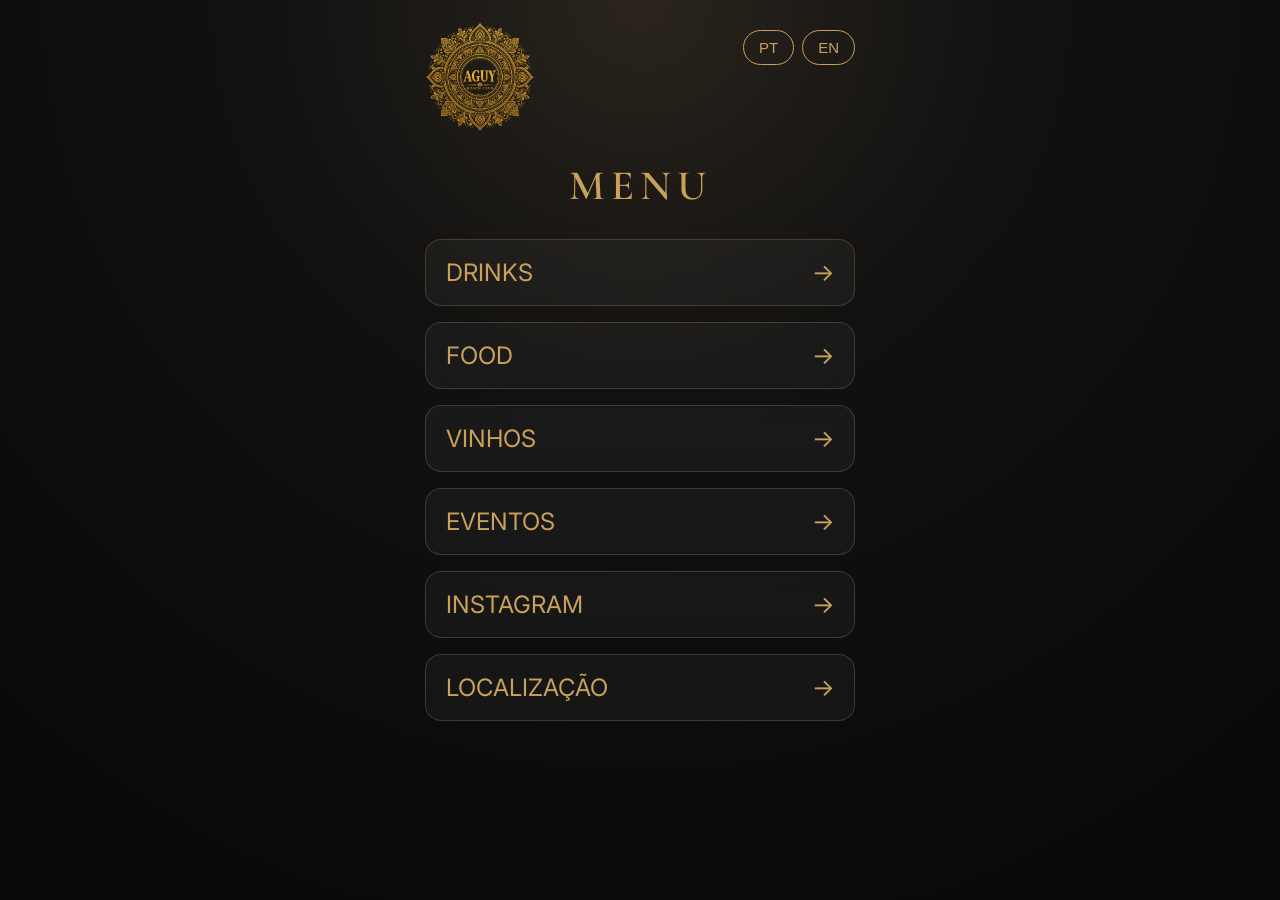
<file: index.html>
<!DOCTYPE html><html lang="pt"><head><meta charset="UTF-8"><meta name="viewport" content="width=device-width,initial-scale=1"><title>AGUY BEACH CLUB</title><link rel="preconnect" href="https://fonts.googleapis.com">

<link rel="preconnect" href="https://fonts.gstatic.com" crossorigin>

<link href="https://fonts.googleapis.com/css2?family=Cormorant+Garamond:wght@500;600;700&family=Inter:wght@300;400;500;600&display=swap" rel="stylesheet"><link rel="stylesheet" href="style.css"></head><body><div class="wrap"><header><div class="logo"><img src="logo.PNG" alt="AGUY BEACH CLUB"></div><div class="lang"><button id="ptBtn">PT</button>
<button id="enBtn">EN</button></div></header><main><h1 id="menuTitle">MENU</h1><a class="card" href="drinks.html">
    <span id="drinksText">DRINKS</span>
    <span>→</span>
</a>

<a class="card" href="food.html">
    <span id="foodText">FOOD</span>
    <span>→</span>
</a>

<a class="card" href="wines.html">
    <span>VINHOS</span>
    <span>→</span>
</a>

<a class="card" href="events.html">
    <span>EVENTOS</span>
    <span>→</span>
</a>
    
<a class="card" href="https://instagram.com/jetaimepas.beach">
    <span id="instagramText">INSTAGRAM</span>
    <span>→</span>
</a>

<a class="card" href="https://maps.app.goo.gl/7JJHXd5Yi895Tz7A9?g_st=ic">
    <span id="locationText">LOCATION</span>
    <span>→</span>
</a>
</main>

</div>

<script src="script.js"></script>

</body>
</html>
</file>
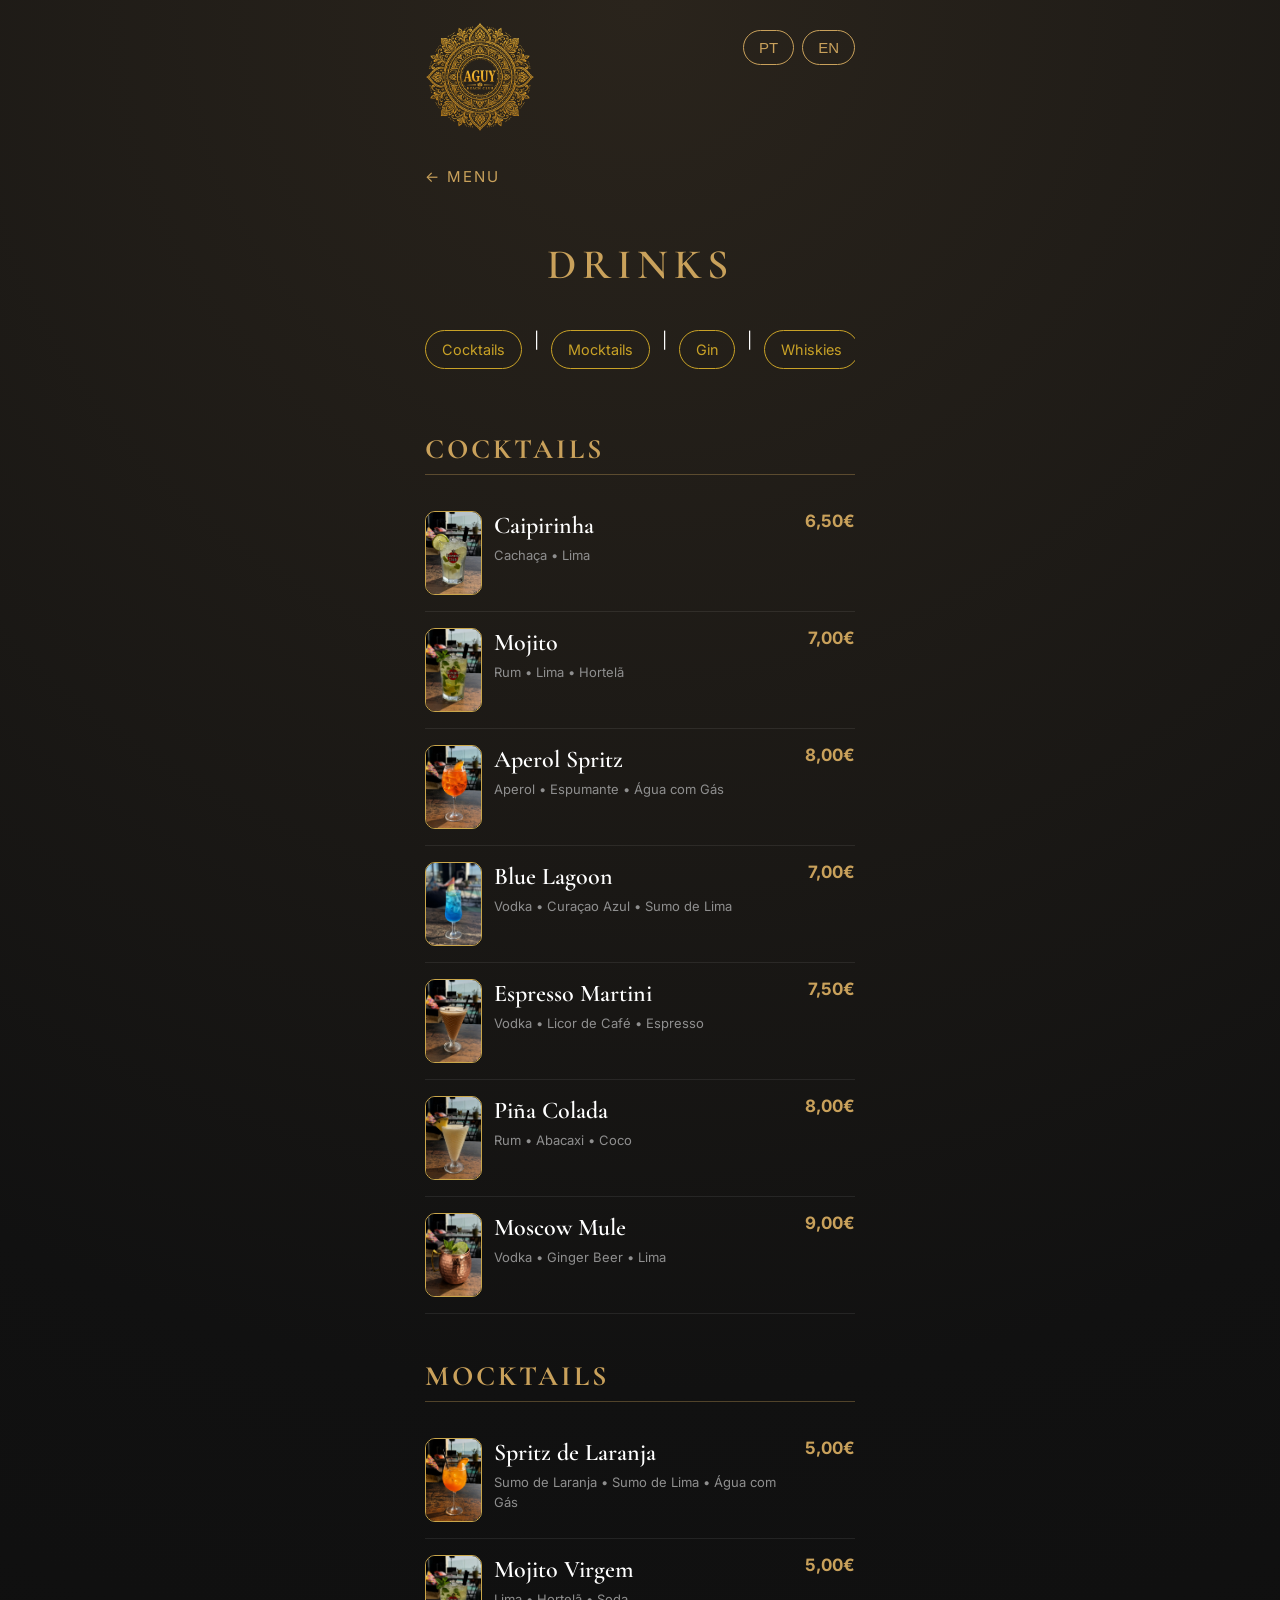
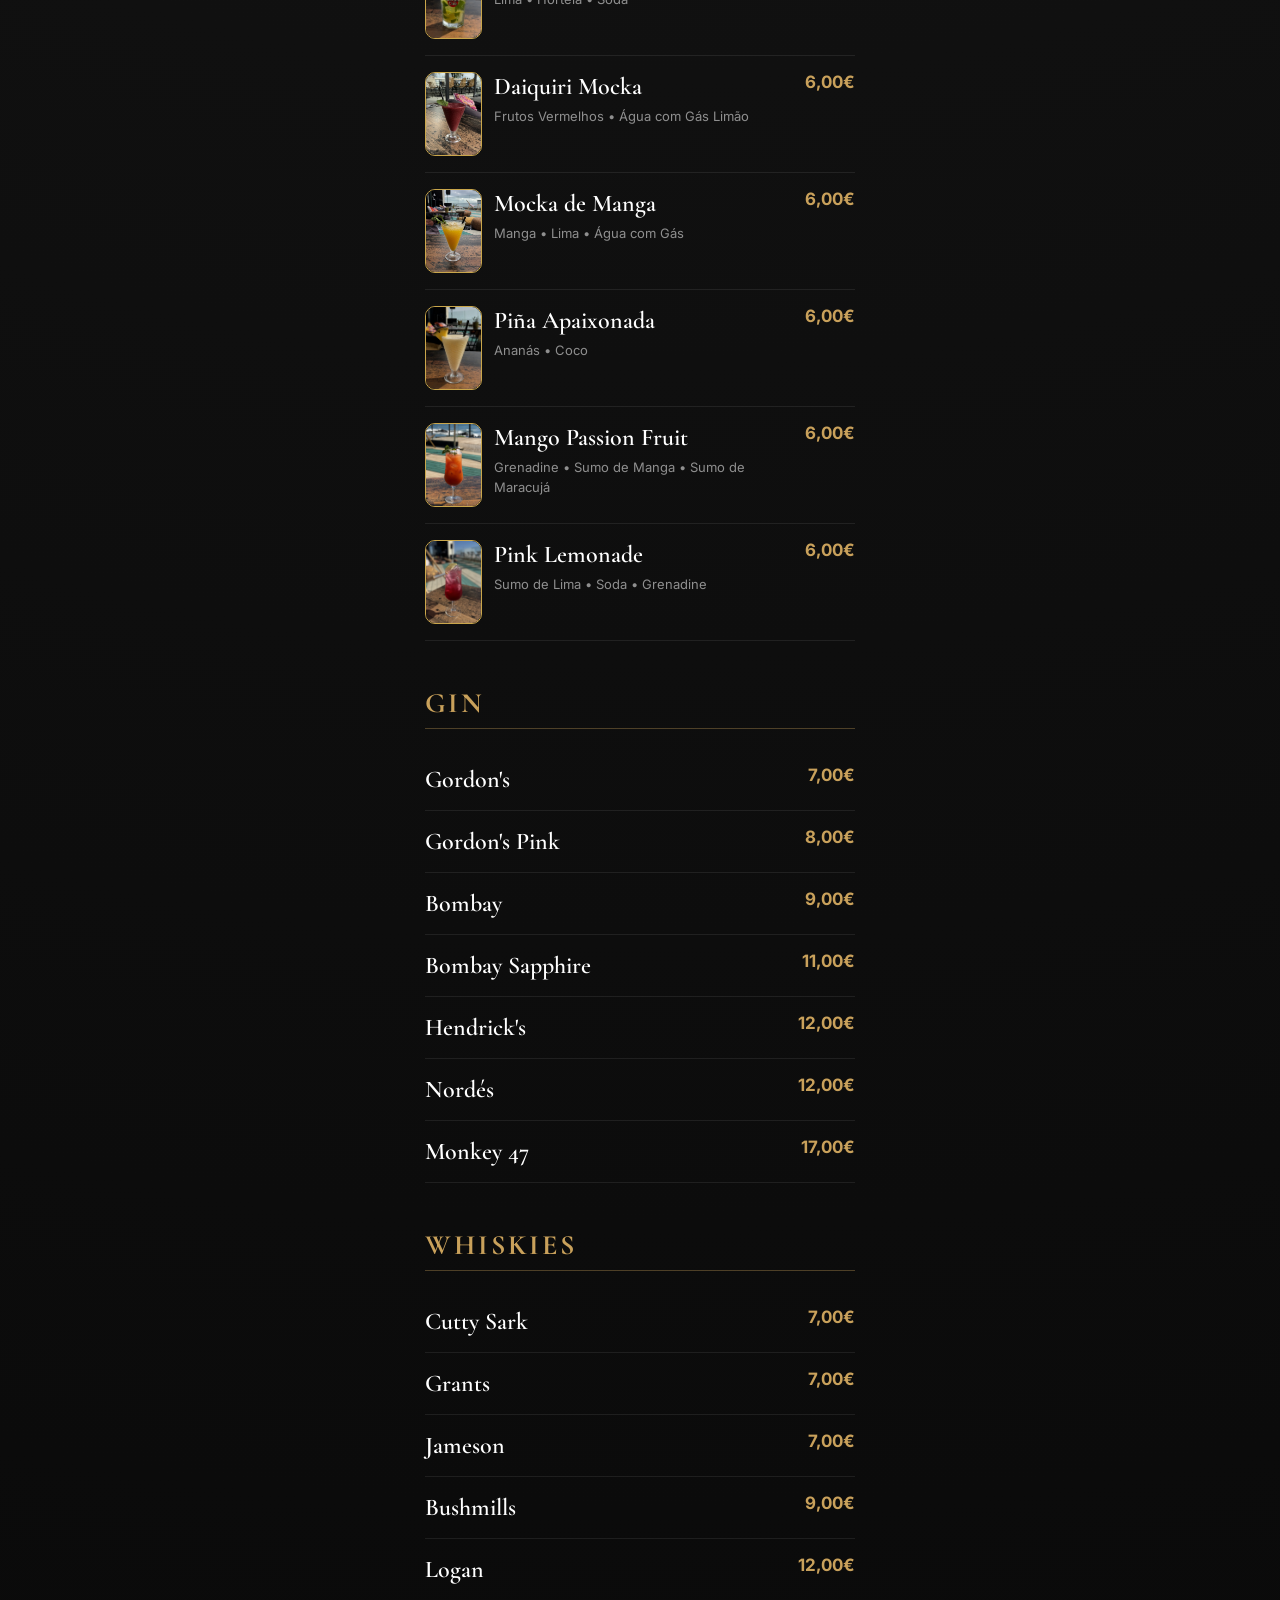
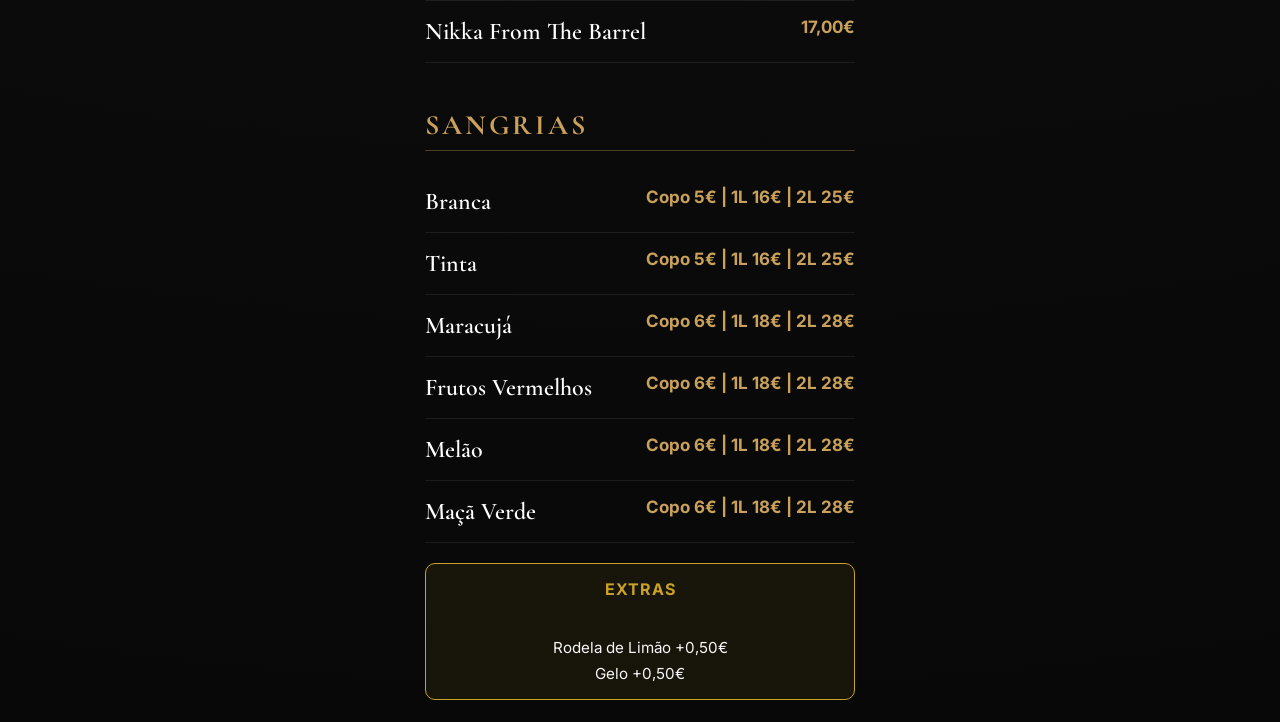
<file: drinks.html>
<!DOCTYPE html>
<html lang="pt">
<head>

<meta charset="UTF-8">
<meta name="viewport" content="width=device-width, initial-scale=1.0">

<title>Drinks | AGUY BEACH CLUB</title>

<link rel="preconnect" href="https://fonts.googleapis.com">
<link rel="preconnect" href="https://fonts.gstatic.com" crossorigin>

<link href="https://fonts.googleapis.com/css2?family=Cormorant+Garamond:wght@500;600;700&family=Inter:wght@300;400;500;600&display=swap" rel="stylesheet">

<link rel="stylesheet" href="style.css">

</head>

<body>

<div class="wrap">

<header>

<div class="logo">
<img src="logo.PNG" alt="Logo">
</div>

<div class="lang">
<button id="ptBtn">PT</button>
<button id="enBtn">EN</button>
</div>

</header>

<a class="back" href="index.html" id="backMenu">← MENU</a>

<h1 id="drinksTitle">DRINKS</h1>

<nav class="menu-tabs">
    <a href="#cocktails">Cocktails</a>
    <span>|</span>
    <a href="#mocktails">Mocktails</a>
    <span>|</span>
    <a href="#gin">Gin</a>
    <span>|</span>
    <a href="#whiskies">Whiskies</a>
    <span>|</span>
    <a href="#sangrias">Sangrias</a>
</nav>

<h2 id="cocktails">COCKTAILS</h2>

<!-- Caipirinha -->

<div class="drink">

    <img src="caipirinha.JPG"
         class="drink-photo"
         onclick="openImage(this.src)"
         alt="Caipirinha">

    <div class="drink-info">
        <strong>Caipirinha</strong>
        <small>Cachaça • Lima</small>
    </div>

    <span>6,50€</span>

</div>

<!-- Mojito -->

<div class="drink">

    <img src="mojito.jpg"
     class="drink-photo"
     onclick="openImage(this.src)"
     alt="Mojito">

    <div class="drink-info">
        <strong>Mojito</strong>
        <small>Rum • Lima • Hortelã</small>
    </div>

    <span>7,00€</span>

</div>

<!-- Aperol -->

<div class="drink">

    <img src="aperolspritz.JPG"
         class="drink-photo"
         onclick="openImage(this.src)"
         alt="Aperol Spritz">

    <div class="drink-info">
        <strong>Aperol Spritz</strong>
        <small>Aperol • Espumante • Água com Gás</small>
    </div>

    <span>8,00€</span>

</div>

<!-- Blue Lagoon -->

<div class="drink">

    <img src="bluelagoon.jpg"
         class="drink-photo"
         onclick="openImage(this.src)"
         alt="Blue Lagoon">

    <div class="drink-info">
        <strong>Blue Lagoon</strong>
        <small>Vodka • Curaçao Azul • Sumo de Lima</small>
    </div>

    <span>7,00€</span>

</div>
    
<!-- Espresso Martini -->

<div class="drink">

    <img src="espressomartini.jpg"
         class="drink-photo"
         onclick="openImage(this.src)"
         alt="Espresso Martini">

    <div class="drink-info">
        <strong>Espresso Martini</strong>
        <small>Vodka • Licor de Café • Espresso</small>
    </div>

    <span>7,50€</span>

</div>

<!-- Piña Colada -->

<div class="drink">

    <img src="pinacolada.jpg"
         class="drink-photo"
         onclick="openImage(this.src)"
         alt="Piña Colada">

    <div class="drink-info">
        <strong>Piña Colada</strong>
        <small>Rum • Abacaxi • Coco</small>
    </div>

    <span>8,00€</span>

</div>

<!-- Moscow Mule -->

<div class="drink">

    <img src="moscowmule.jpg"
         class="drink-photo"
         onclick="openImage(this.src)"
         alt="Moscow Mule">

    <div class="drink-info">
        <strong>Moscow Mule</strong>
        <small>Vodka • Ginger Beer • Lima</small>
    </div>

    <span>9,00€</span>

</div>

<h2 id="mocktails">MOCKTAILS</h2>

<div class="drink">

    <img src="spritzlaranja.jpg"
         class="drink-photo"
         onclick="openImage(this.src)"
         alt="Spritz de Laranja">

    <div class="drink-info">
        <strong>Spritz de Laranja</strong>
        <small>Sumo de Laranja • Sumo de Lima • Água com Gás</small>
    </div>

    <span>5,00€</span>

</div>

<div class="drink">

    <img src="mojitovirgem.jpg"
         class="drink-photo"
         onclick="openImage(this.src)"
         alt="Mojito Virgem">

    <div class="drink-info">
        <strong>Mojito Virgem</strong>
        <small>Lima • Hortelã • Soda</small>
    </div>

    <span>5,00€</span>

</div>

<div class="drink">

    <img src="daiquiri.jpg"
         class="drink-photo"
         onclick="openImage(this.src)"
         alt="Daiquiri Mocka">

    <div class="drink-info">
        <strong>Daiquiri Mocka</strong>
        <small>Frutos Vermelhos • Água com Gás Limão</small>
    </div>

    <span>6,00€</span>

</div>

<div class="drink">

    <img src="mockamanga.jpg"
         class="drink-photo"
         onclick="openImage(this.src)"
         alt="Mocka de Manga">

    <div class="drink-info">
        <strong>Mocka de Manga</strong>
        <small>Manga • Lima • Água com Gás</small>
    </div>

    <span>6,00€</span>

</div>

<div class="drink">

    <img src="pinacolada.jpg"
         class="drink-photo"
         onclick="openImage(this.src)"
         alt="Piña Apaixonada">

    <div class="drink-info">
        <strong>Piña Apaixonada</strong>
        <small>Ananás • Coco</small>
    </div>

    <span>6,00€</span>

</div>

<div class="drink">

    <img src="mangofruit.jpg"
         class="drink-photo"
         onclick="openImage(this.src)"
         alt="Mango Passion Fruit">

    <div class="drink-info">
        <strong>Mango Passion Fruit</strong>
        <small>Grenadine • Sumo de Manga • Sumo de Maracujá</small>
    </div>

    <span>6,00€</span>

</div>

<div class="drink">

    <img src="pinklemonade.jpg"
         class="drink-photo"
         onclick="openImage(this.src)"
         alt="Pink Lemonade">

    <div class="drink-info">
        <strong>Pink Lemonade</strong>
        <small>Sumo de Lima • Soda • Grenadine</small>
    </div>

    <span>6,00€</span>

</div>
<h2 id="gin">GIN</h2>

<div class="drink">
    <div class="drink-info">
        <strong>Gordon's</strong>
    </div>
    <span>7,00€</span>
</div>

<div class="drink">
    <div class="drink-info">
        <strong>Gordon's Pink</strong>
    </div>
    <span>8,00€</span>
</div>

<div class="drink">
    <div class="drink-info">
        <strong>Bombay</strong>
    </div>
    <span>9,00€</span>
</div>

<div class="drink">
    <div class="drink-info">
        <strong>Bombay Sapphire</strong>
    </div>
    <span>11,00€</span>
</div>

<div class="drink">
    <div class="drink-info">
        <strong>Hendrick's</strong>
    </div>
    <span>12,00€</span>
</div>

<div class="drink">
    <div class="drink-info">
        <strong>Nordés</strong>
    </div>
    <span>12,00€</span>
</div>

<div class="drink">
    <div class="drink-info">
        <strong>Monkey 47</strong>
    </div>
    <span>17,00€</span>
</div>

<h2 id="whiskies">WHISKIES</h2>

<div class="drink">
    <div class="drink-info">
        <strong>Cutty Sark</strong>
    </div>
    <span>7,00€</span>
</div>

<div class="drink">
    <div class="drink-info">
        <strong>Grants</strong>
    </div>
    <span>7,00€</span>
</div>

<div class="drink">
    <div class="drink-info">
        <strong>Jameson</strong>
    </div>
    <span>7,00€</span>
</div>

<div class="drink">
    <div class="drink-info">
        <strong>Bushmills</strong>
    </div>
    <span>9,00€</span>
</div>

<div class="drink">
    <div class="drink-info">
        <strong>Logan</strong>
    </div>
    <span>12,00€</span>
</div>

<div class="drink">
    <div class="drink-info">
        <strong>Nikka From The Barrel</strong>
    </div>
    <span>17,00€</span>
</div>

<h2 id="sangrias">SANGRIAS</h2>

<div class="drink">
    <div class="drink-info">
        <strong>Branca</strong>
    </div>
    <span>Copo 5€ | 1L 16€ | 2L 25€</span>
</div>

<div class="drink">
    <div class="drink-info">
        <strong>Tinta</strong>
    </div>
    <span>Copo 5€ | 1L 16€ | 2L 25€</span>
</div>

<div class="drink">
    <div class="drink-info">
        <strong>Maracujá</strong>
    </div>
    <span>Copo 6€ | 1L 18€ | 2L 28€</span>
</div>

<div class="drink">
    <div class="drink-info">
        <strong>Frutos Vermelhos</strong>
    </div>
    <span>Copo 6€ | 1L 18€ | 2L 28€</span>
</div>

<div class="drink">
    <div class="drink-info">
        <strong>Melão</strong>
    </div>
    <span>Copo 6€ | 1L 18€ | 2L 28€</span>
</div>

<div class="drink">
    <div class="drink-info">
        <strong>Maçã Verde</strong>
    </div>
    <span>Copo 6€ | 1L 18€ | 2L 28€</span>
</div>

<div class="drink-note">
<strong>Extras</strong><br>
Rodela de Limão +0,50€<br>
Gelo +0,50€
</div>

</div>

<script src="script.js"></script>

</body>
</html>
</file>
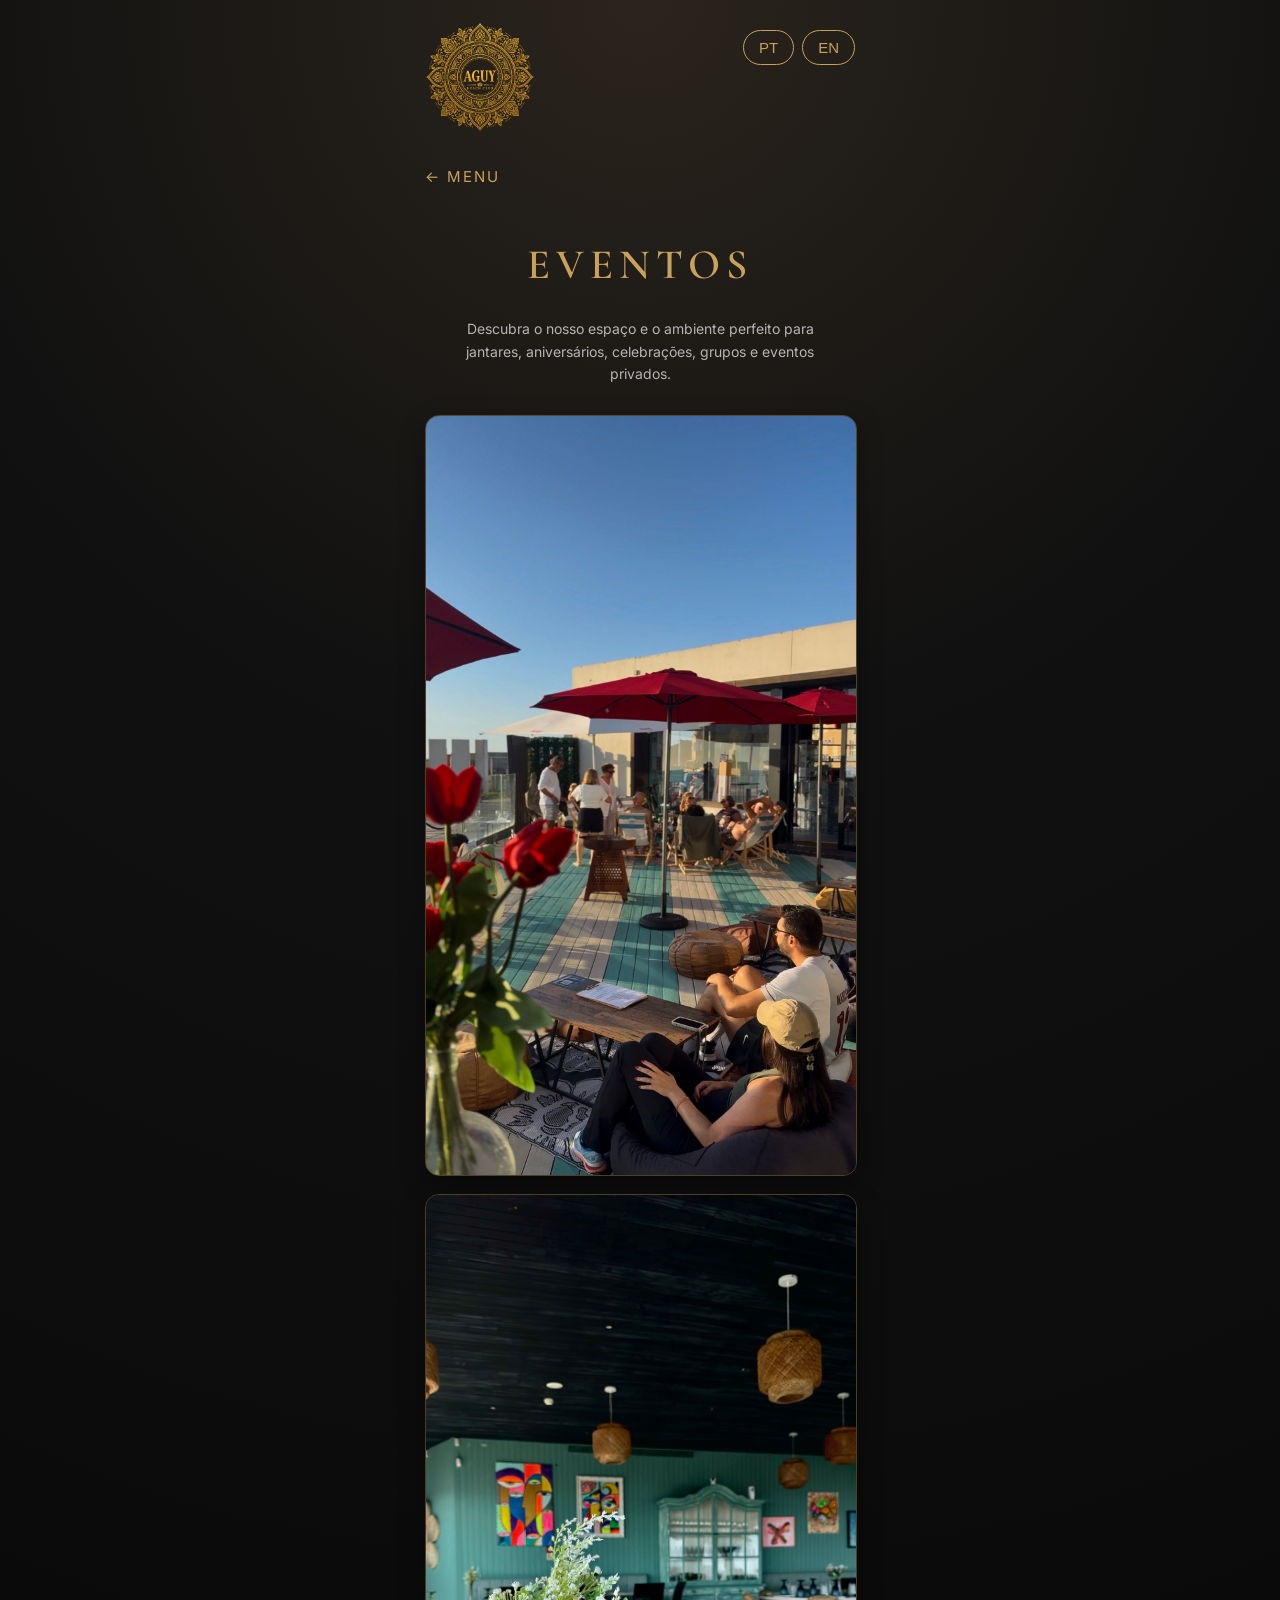
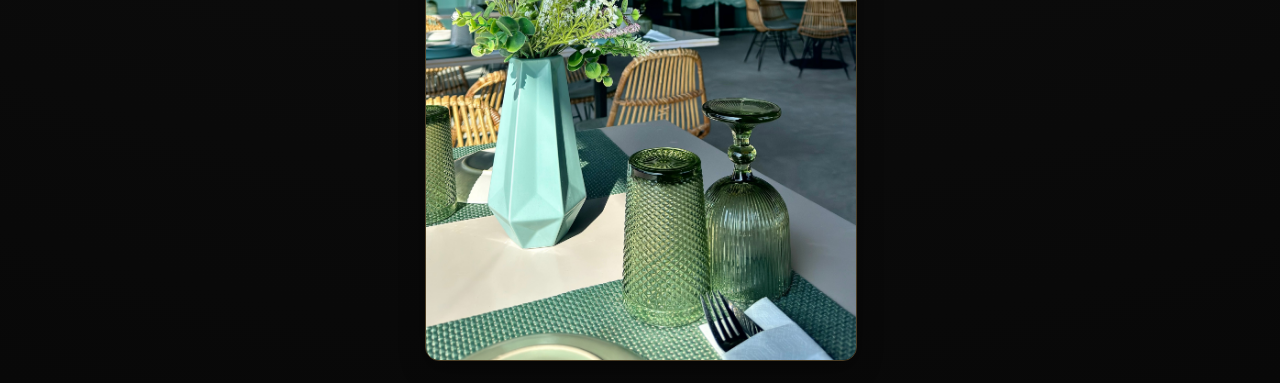
<file: events.html>
<!DOCTYPE html>
<html lang="pt">
<head>

<meta charset="UTF-8">
<meta name="viewport" content="width=device-width, initial-scale=1.0">

<title>Eventos | AGUY BEACH CLUB</title>

<link rel="preconnect" href="https://fonts.googleapis.com">
<link rel="preconnect" href="https://fonts.gstatic.com" crossorigin>

<link href="https://fonts.googleapis.com/css2?family=Cormorant+Garamond:wght@500;600;700&family=Inter:wght@300;400;500;600&display=swap" rel="stylesheet">

<link rel="stylesheet" href="style.css">

<style>

.events-gallery{
    display:grid;
    grid-template-columns:1fr;
    gap:18px;
    margin-top:30px;
}

.event-photo{
    width:100%;
    display:block;
    border-radius:14px;
    border:1px solid rgba(201,161,91,.35);
    box-shadow:0 8px 25px rgba(0,0,0,.35);
}

.events-intro{
    text-align:center;
    color:#b5b5b5;
    font-size:14px;
    line-height:1.6;
    margin:0 auto 25px;
    max-width:360px;
}

</style>

</head>

<body>

<div class="wrap">

<header>

<div class="logo">
<img src="logo.PNG" alt="Logo">
</div>

<div class="lang">
<button id="ptBtn">PT</button>
<button id="enBtn">EN</button>
</div>

</header>

<a class="back" href="index.html">← MENU</a>

<h1>EVENTOS</h1>

<p class="events-intro">
Descubra o nosso espaço e o ambiente perfeito para jantares, aniversários, celebrações, grupos e eventos privados.
</p>

<div class="events-gallery">

<img src="events1.jpg" class="event-photo" alt="Je T'aime Pas Beach Club - Eventos">

<img src="events5.jpg" class="event-photo" alt="Je T'aime Pas Beach Club - Eventos">

</div>

</div>

<script src="script.js"></script>

</body>
</html>
</file>
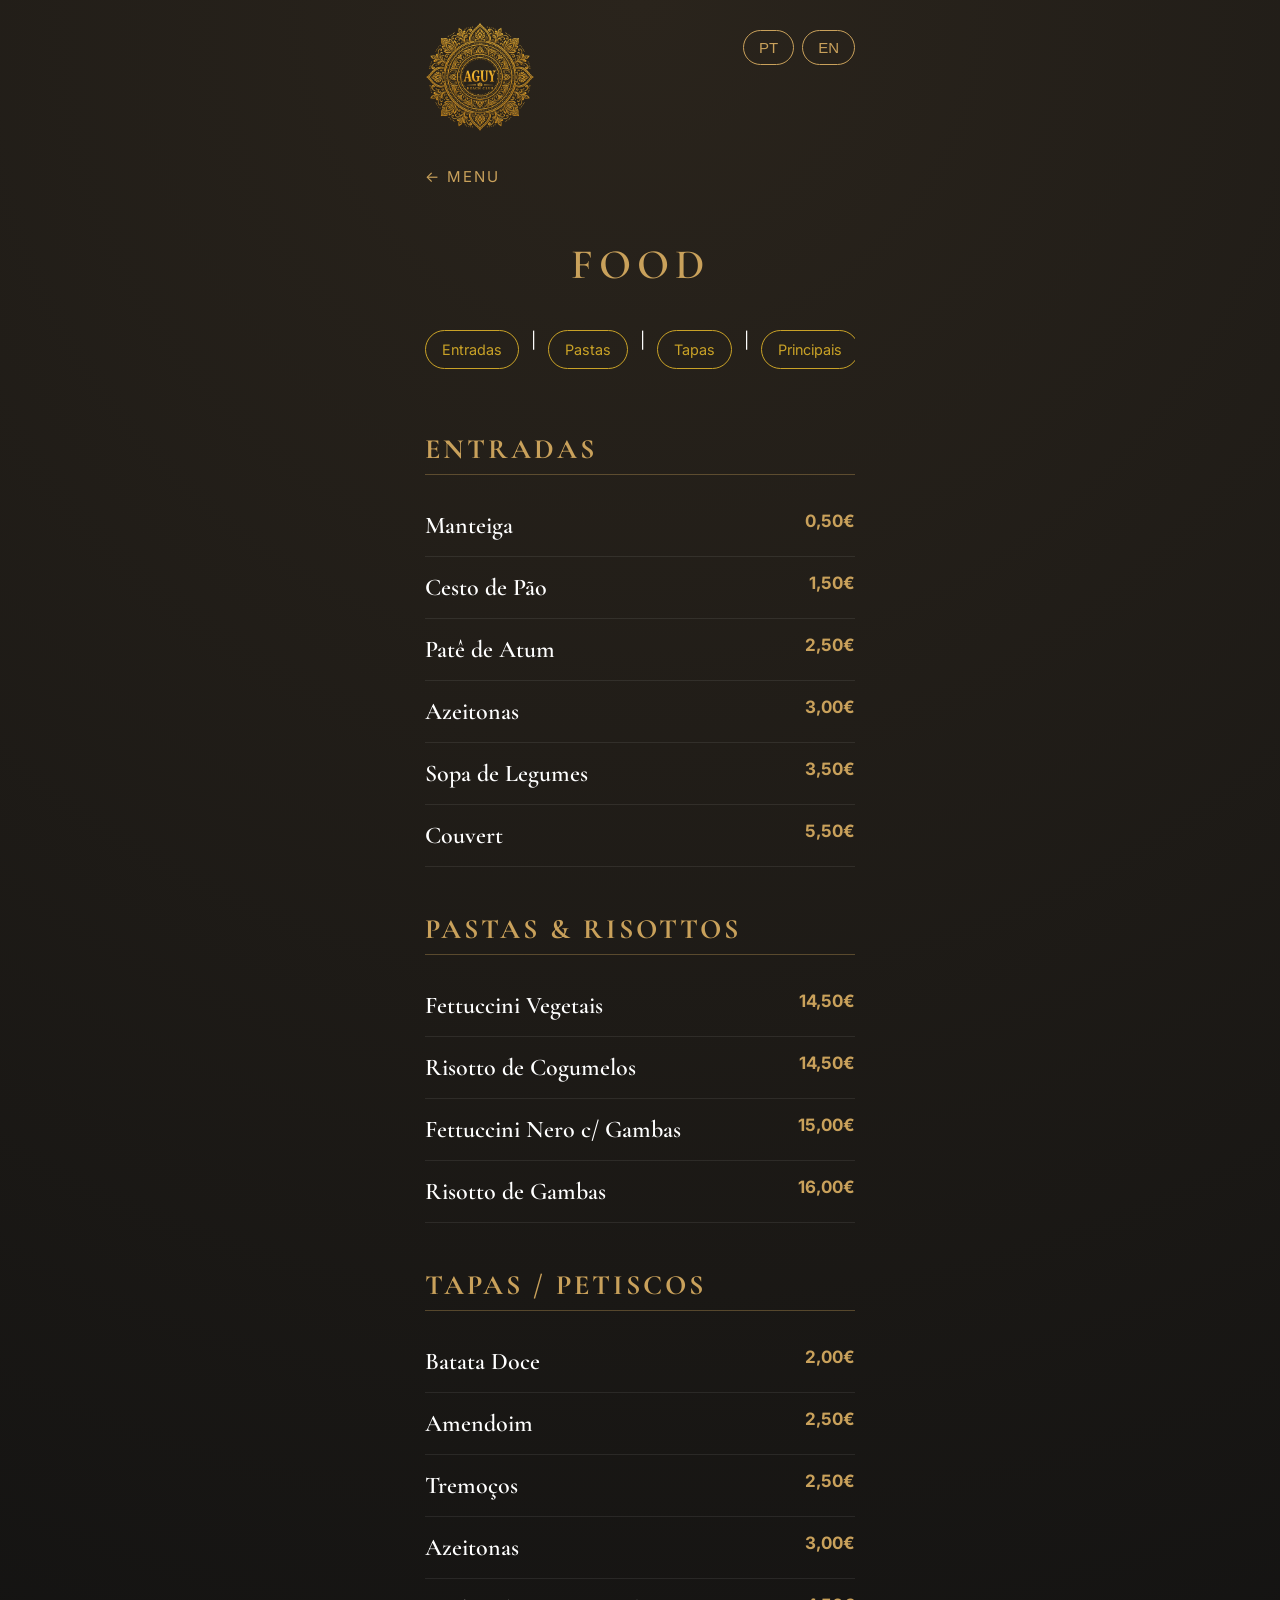
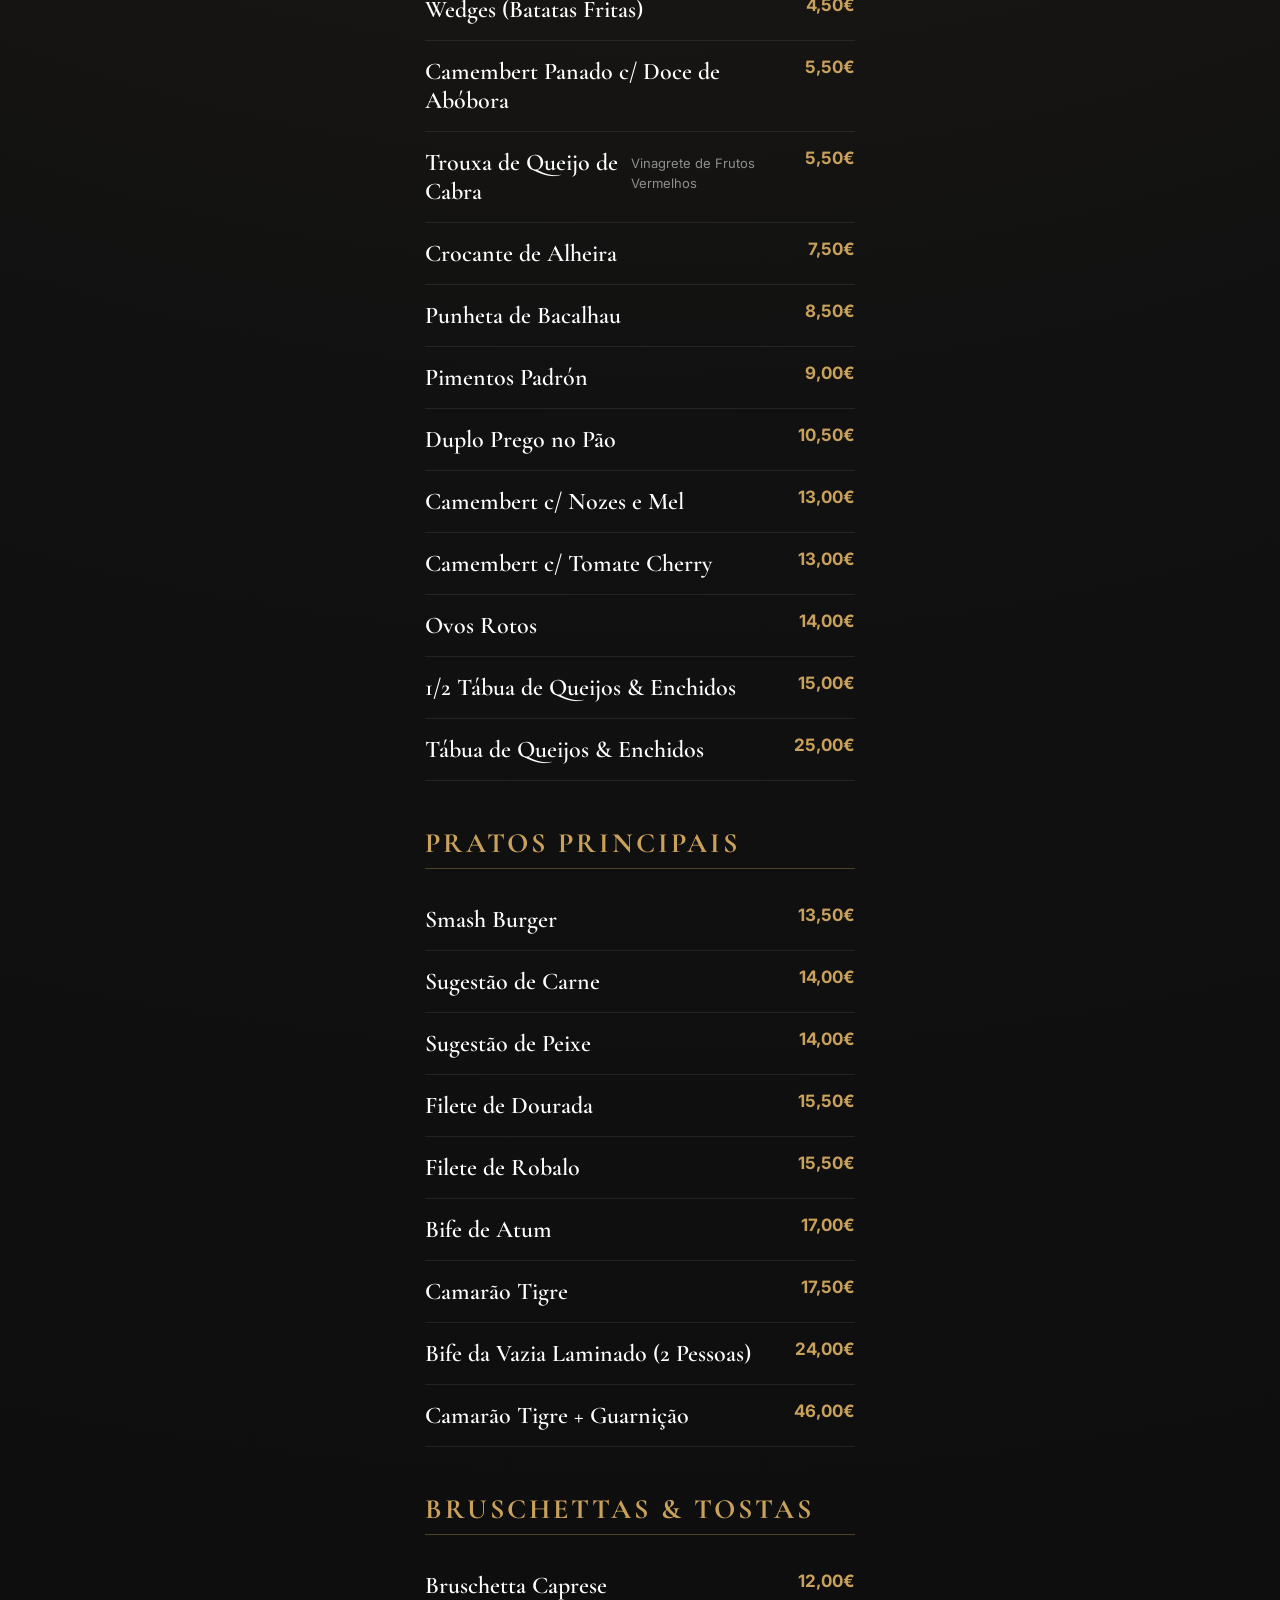
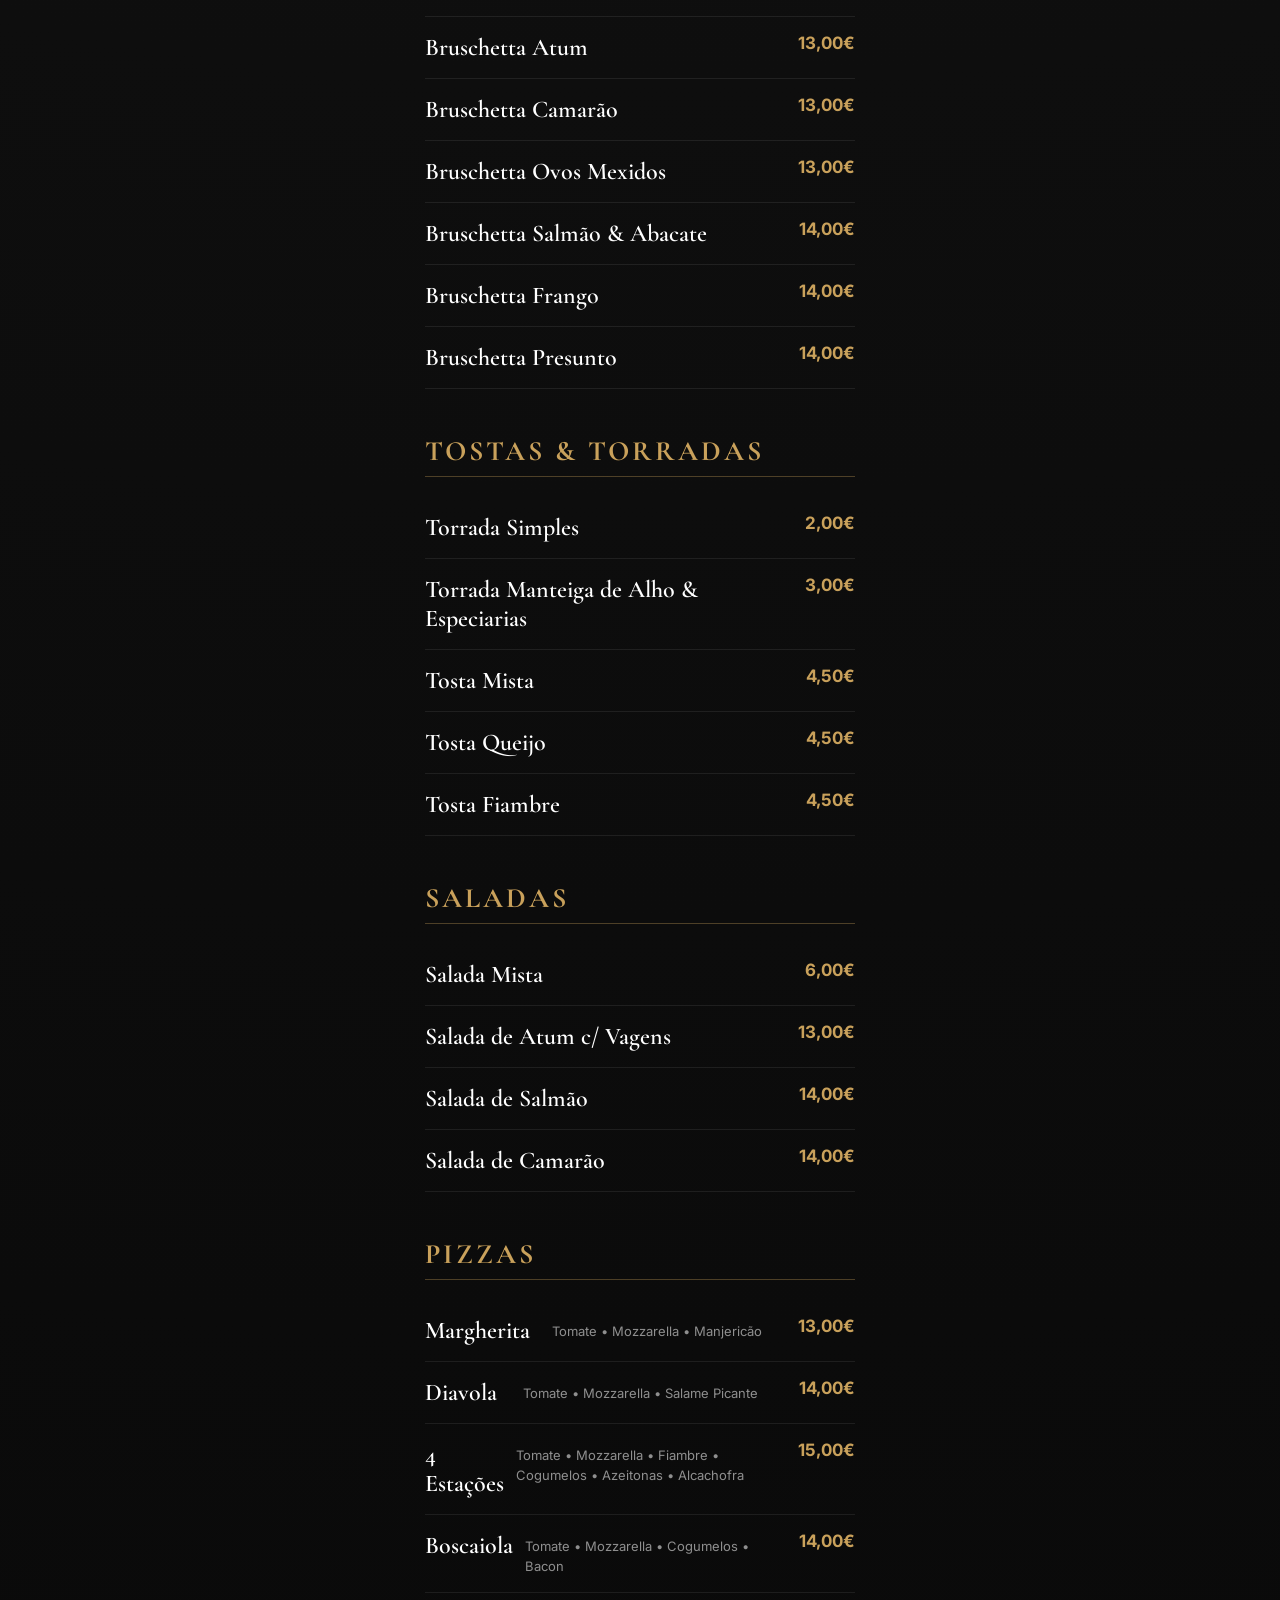
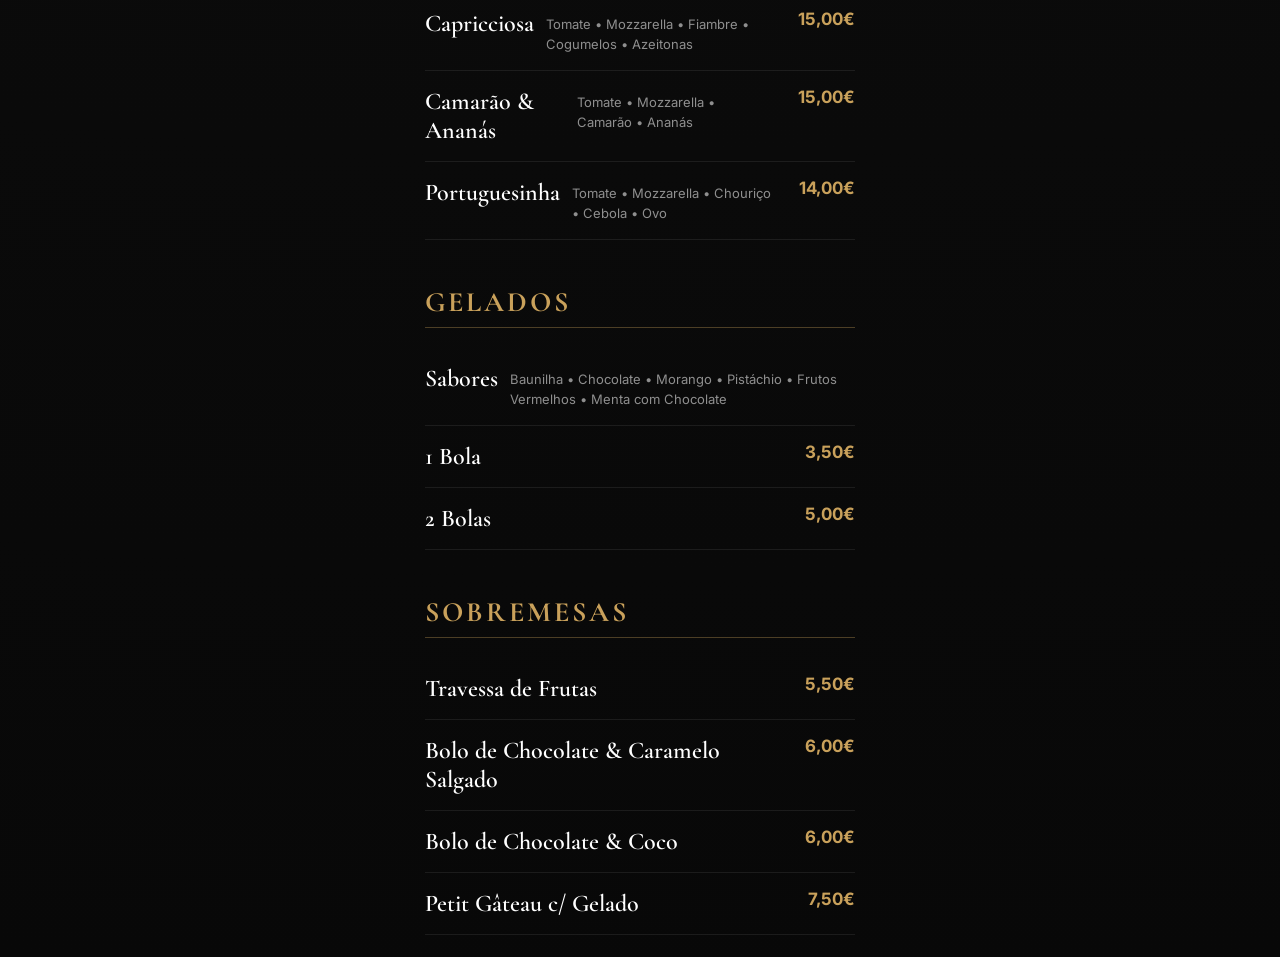
<file: food.html>
<!DOCTYPE html>
<html lang="pt">
<head>

<meta charset="UTF-8">
<meta name="viewport" content="width=device-width, initial-scale=1.0">

<title>Food | AGUY BEACH CLUB</title>

<link rel="preconnect" href="https://fonts.googleapis.com">
<link rel="preconnect" href="https://fonts.gstatic.com" crossorigin>

<link href="https://fonts.googleapis.com/css2?family=Cormorant+Garamond:wght@500;600;700&family=Inter:wght@300;400;500;600&display=swap" rel="stylesheet">

<link rel="stylesheet" href="style.css">

</head>

<body>

<div class="wrap">

<header>

<div class="logo">
<img src="logo.PNG" alt="Logo">
</div>

<div class="lang">
<button id="ptBtn">PT</button>
<button id="enBtn">EN</button>
</div>

</header>

<a class="back" href="index.html">← MENU</a>

<h1 id="foodTitle">FOOD</h1>

<nav class="menu-tabs">
    <a href="#entradas">Entradas</a>
    <span>|</span>
    <a href="#pastas">Pastas</a>
    <span>|</span>
    <a href="#tapas">Tapas</a>
    <span>|</span>
    <a href="#principais">Principais</a>
    <span>|</span>
    <a href="#bruschettas">Bruschettas</a>
    <span>|</span>
    <a href="#saladas">Saladas</a>
    <span>|</span>
    <a href="#pizzas">Pizzas</a>
    <span>|</span>
    <a href="#gelados">Gelados</a>
    <span>|</span>
    <a href="#sobremesas">Sobremesas</a>
</nav>

<h2 id="entradas">ENTRADAS</h2>

<div class="drink"><strong>Manteiga</strong><span>0,50€</span></div>
<div class="drink"><strong>Cesto de Pão</strong><span>1,50€</span></div>
<div class="drink"><strong>Patê de Atum</strong><span>2,50€</span></div>
<div class="drink"><strong>Azeitonas</strong><span>3,00€</span></div>
<div class="drink"><strong>Sopa de Legumes</strong><span>3,50€</span></div>
<div class="drink"><strong>Couvert</strong><span>5,50€</span></div>

<h2 id="pastas">PASTAS & RISOTTOS</h2>

<div class="drink"><strong>Fettuccini Vegetais</strong><span>14,50€</span></div>
<div class="drink"><strong>Risotto de Cogumelos</strong><span>14,50€</span></div>
<div class="drink"><strong>Fettuccini Nero c/ Gambas</strong><span>15,00€</span></div>
<div class="drink"><strong>Risotto de Gambas</strong><span>16,00€</span></div>

<h2 id="tapas">TAPAS / PETISCOS</h2>

<div class="drink"><strong>Batata Doce</strong><span>2,00€</span></div>
<div class="drink"><strong>Amendoim</strong><span>2,50€</span></div>
<div class="drink"><strong>Tremoços</strong><span>2,50€</span></div>
<div class="drink"><strong>Azeitonas</strong><span>3,00€</span></div>
<div class="drink"><strong>Wedges (Batatas Fritas)</strong><span>4,50€</span></div>
<div class="drink"><strong>Camembert Panado c/ Doce de Abóbora</strong><span>5,50€</span></div>
<div class="drink">
<strong>Trouxa de Queijo de Cabra</strong>
<small>Vinagrete de Frutos Vermelhos</small>
<span>5,50€</span>
</div>
<div class="drink"><strong>Crocante de Alheira</strong><span>7,50€</span></div>
<div class="drink"><strong>Punheta de Bacalhau</strong><span>8,50€</span></div>
<div class="drink"><strong>Pimentos Padrón</strong><span>9,00€</span></div>
<div class="drink"><strong>Duplo Prego no Pão</strong><span>10,50€</span></div>
<div class="drink"><strong>Camembert c/ Nozes e Mel</strong><span>13,00€</span></div>
<div class="drink"><strong>Camembert c/ Tomate Cherry</strong><span>13,00€</span></div>
<div class="drink"><strong>Ovos Rotos</strong><span>14,00€</span></div>
<div class="drink"><strong>1/2 Tábua de Queijos & Enchidos</strong><span>15,00€</span></div>
<div class="drink"><strong>Tábua de Queijos & Enchidos</strong><span>25,00€</span></div>

<h2 id="principais">PRATOS PRINCIPAIS</h2>

<div class="drink"><strong>Smash Burger</strong><span>13,50€</span></div>
<div class="drink"><strong>Sugestão de Carne</strong><span>14,00€</span></div>
<div class="drink"><strong>Sugestão de Peixe</strong><span>14,00€</span></div>
<div class="drink"><strong>Filete de Dourada</strong><span>15,50€</span></div>
<div class="drink"><strong>Filete de Robalo</strong><span>15,50€</span></div>
<div class="drink"><strong>Bife de Atum</strong><span>17,00€</span></div>
<div class="drink"><strong>Camarão Tigre</strong><span>17,50€</span></div>
<div class="drink"><strong>Bife da Vazia Laminado (2 Pessoas)</strong><span>24,00€</span></div>
<div class="drink"><strong>Camarão Tigre + Guarnição</strong><span>46,00€</span></div>

<h2 id="bruschettas">BRUSCHETTAS & TOSTAS</h2>

<div class="drink"><strong>Bruschetta Caprese</strong><span>12,00€</span></div>
<div class="drink"><strong>Bruschetta Atum</strong><span>13,00€</span></div>
<div class="drink"><strong>Bruschetta Camarão</strong><span>13,00€</span></div>
<div class="drink"><strong>Bruschetta Ovos Mexidos</strong><span>13,00€</span></div>
<div class="drink"><strong>Bruschetta Salmão & Abacate</strong><span>14,00€</span></div>
<div class="drink"><strong>Bruschetta Frango</strong><span>14,00€</span></div>
<div class="drink"><strong>Bruschetta Presunto</strong><span>14,00€</span></div>

<h2 id="tostas">TOSTAS & TORRADAS</h2>

<div class="drink"><strong>Torrada Simples</strong><span>2,00€</span></div>
<div class="drink"><strong>Torrada Manteiga de Alho & Especiarias</strong><span>3,00€</span></div>
<div class="drink"><strong>Tosta Mista</strong><span>4,50€</span></div>
<div class="drink"><strong>Tosta Queijo</strong><span>4,50€</span></div>
<div class="drink"><strong>Tosta Fiambre</strong><span>4,50€</span></div>

<h2 id="saladas">SALADAS</h2>

<div class="drink"><strong>Salada Mista</strong><span>6,00€</span></div>
<div class="drink"><strong>Salada de Atum c/ Vagens</strong><span>13,00€</span></div>
<div class="drink"><strong>Salada de Salmão</strong><span>14,00€</span></div>
<div class="drink"><strong>Salada de Camarão</strong><span>14,00€</span></div>

<h2 id="pizzas">PIZZAS</h2>

<div class="drink">
    <strong>Margherita</strong>
    <small>Tomate • Mozzarella • Manjericão</small>
    <span>13,00€</span>
</div>

<div class="drink">
    <strong>Diavola</strong>
    <small>Tomate • Mozzarella • Salame Picante</small>
    <span>14,00€</span>
</div>

<div class="drink">
    <strong>4 Estações</strong>
    <small>Tomate • Mozzarella • Fiambre • Cogumelos • Azeitonas • Alcachofra</small>
    <span>15,00€</span>
</div>

<div class="drink">
    <strong>Boscaiola</strong>
    <small>Tomate • Mozzarella • Cogumelos • Bacon</small>
    <span>14,00€</span>
</div>

<div class="drink">
    <strong>Capricciosa</strong>
    <small>Tomate • Mozzarella • Fiambre • Cogumelos • Azeitonas</small>
    <span>15,00€</span>
</div>

<div class="drink">
    <strong>Camarão &amp; Ananás</strong>
    <small>Tomate • Mozzarella • Camarão • Ananás</small>
    <span>15,00€</span>
</div>

<div class="drink">
    <strong>Portuguesinha</strong>
    <small>Tomate • Mozzarella • Chouriço • Cebola • Ovo</small>
    <span>14,00€</span>
</div>
    
<h2 id="gelados">GELADOS</h2>

<div class="drink">
    <strong>Sabores</strong>
    <small>Baunilha • Chocolate • Morango • Pistáchio • Frutos Vermelhos • Menta com Chocolate</small>
</div>

<div class="drink">
    <strong>1 Bola</strong>
    <span>3,50€</span>
</div>

<div class="drink">
    <strong>2 Bolas</strong>
    <span>5,00€</span>
</div>
    
<h2 id="sobremesas">SOBREMESAS</h2>

<div class="drink"><strong>Travessa de Frutas</strong><span>5,50€</span></div>
<div class="drink"><strong>Bolo de Chocolate & Caramelo Salgado</strong><span>6,00€</span></div>
<div class="drink"><strong>Bolo de Chocolate & Coco</strong><span>6,00€</span></div>
<div class="drink"><strong>Petit Gâteau c/ Gelado</strong><span>7,50€</span></div>

</div>

<script src="script.js"></script>

</body>
</html>
</file>
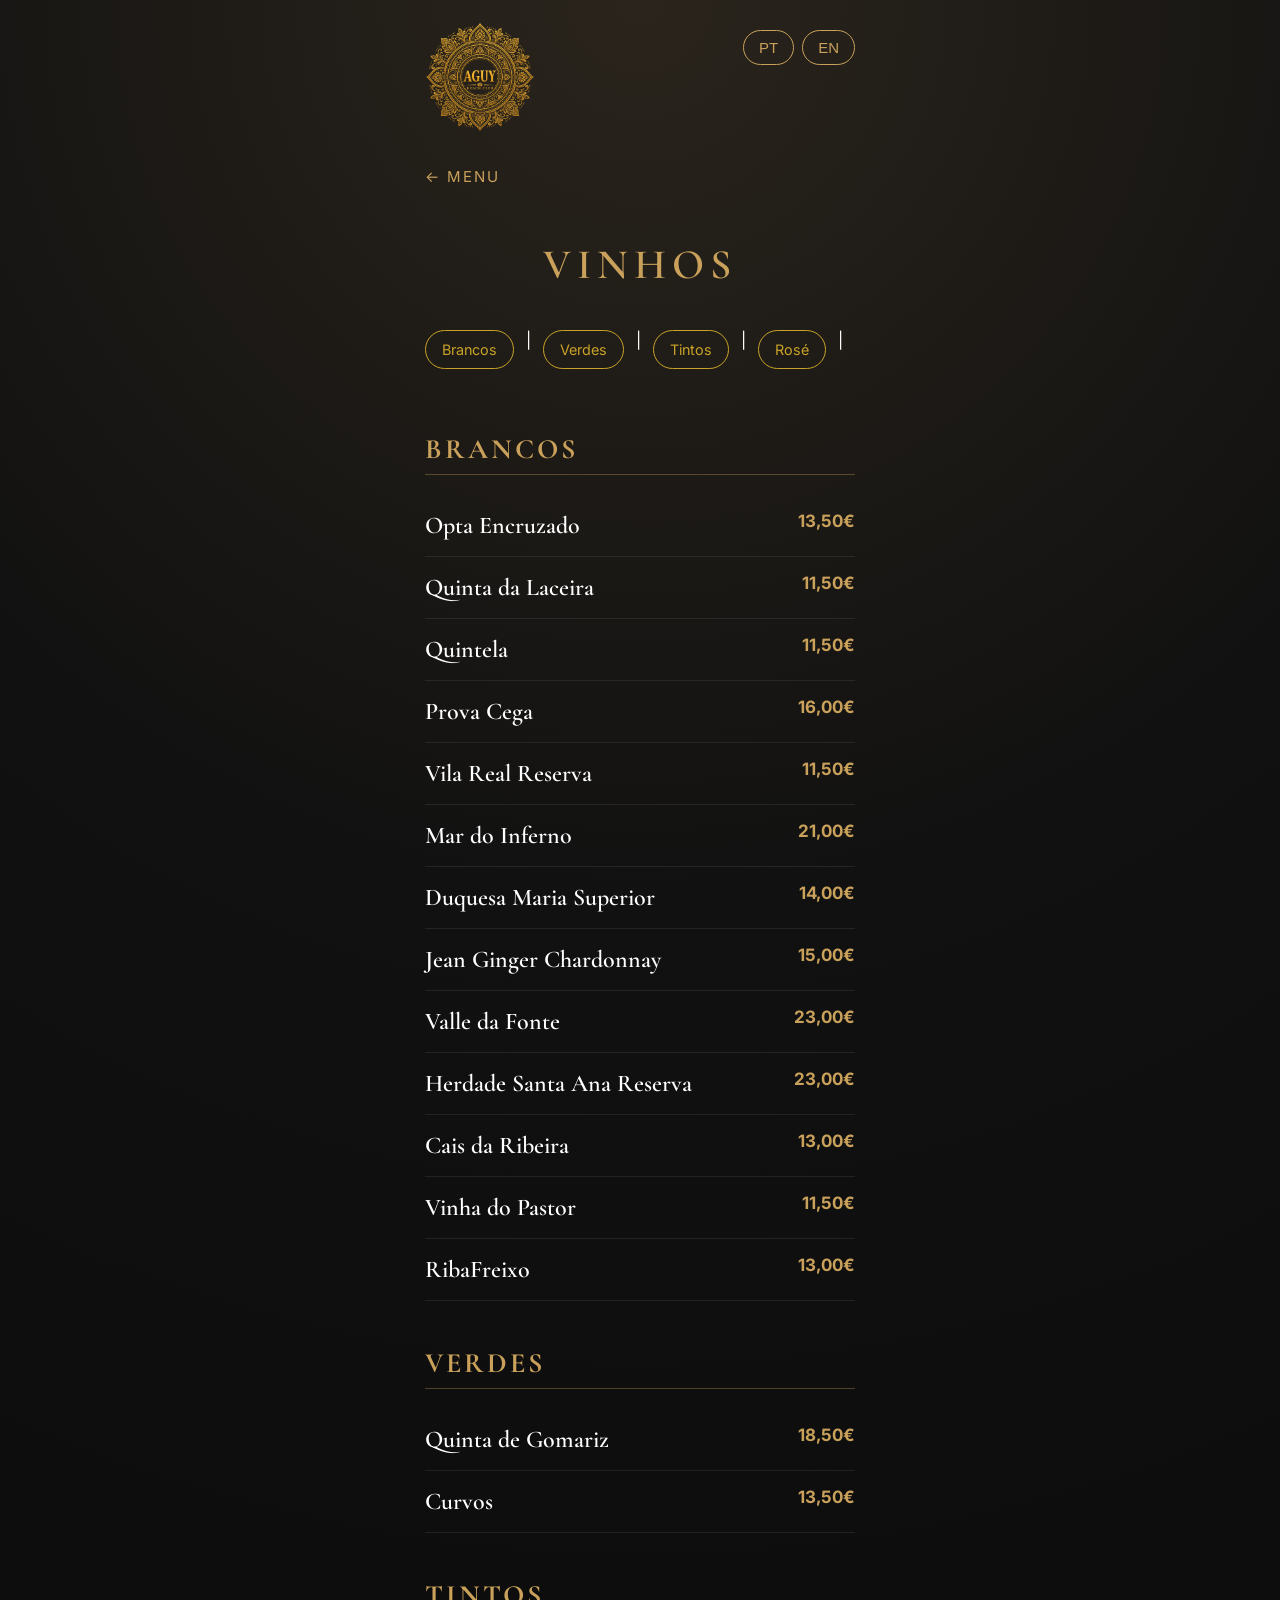
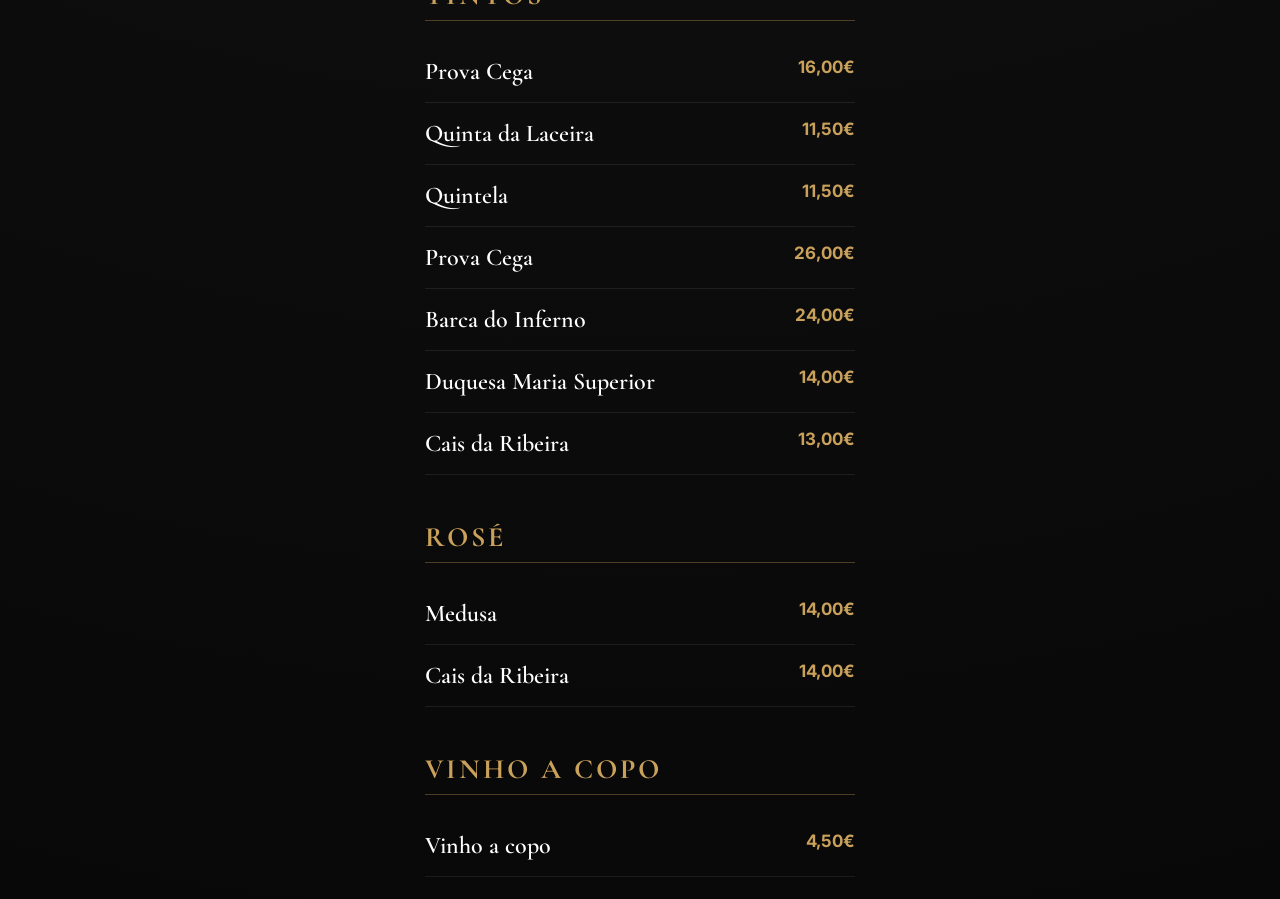
<file: wines.html>
<!DOCTYPE html>
<html lang="pt">
<head>

<meta charset="UTF-8">
<meta name="viewport" content="width=device-width, initial-scale=1.0">

<title>Vinhos | AGUY BEACH CLUB</title>

<link rel="preconnect" href="https://fonts.googleapis.com">
<link rel="preconnect" href="https://fonts.gstatic.com" crossorigin>

<link href="https://fonts.googleapis.com/css2?family=Cormorant+Garamond:wght@500;600;700&family=Inter:wght@300;400;500;600&display=swap" rel="stylesheet">

<link rel="stylesheet" href="style.css">

</head>

<body>

<div class="wrap">

<header>

<div class="logo">
<img src="logo.PNG" alt="Logo">
</div>

<div class="lang">
<button id="ptBtn">PT</button>
<button id="enBtn">EN</button>
</div>

</header>

<a class="back" href="index.html" id="backMenu">← MENU</a>

<h1 id="winesTitle">VINHOS</h1>

<nav class="menu-tabs">

<a href="#brancos">Brancos</a>
<span>|</span>

<a href="#verdes">Verdes</a>
<span>|</span>

<a href="#tintos">Tintos</a>
<span>|</span>

<a href="#rose">Rosé</a>
<span>|</span>

<a href="#copo">Vinho a Copo</a>

</nav>

<h2 id="brancos">BRANCOS</h2>

<div class="drink">
    <div class="drink-info">
        <strong>Opta Encruzado</strong>
    </div>
    <span>13,50€</span>
</div>

<div class="drink">
    <div class="drink-info">
        <strong>Quinta da Laceira</strong>
    </div>
    <span>11,50€</span>
</div>

<div class="drink">
    <div class="drink-info">
        <strong>Quintela</strong>
    </div>
    <span>11,50€</span>
</div>

<div class="drink">
    <div class="drink-info">
        <strong>Prova Cega</strong>
    </div>
    <span>16,00€</span>
</div>

<div class="drink">
    <div class="drink-info">
        <strong>Vila Real Reserva</strong>
    </div>
    <span>11,50€</span>
</div>

<div class="drink">
    <div class="drink-info">
        <strong>Mar do Inferno</strong>
    </div>
    <span>21,00€</span>
</div>

<div class="drink">
    <div class="drink-info">
        <strong>Duquesa Maria Superior</strong>
    </div>
    <span>14,00€</span>
</div>

<div class="drink">
    <div class="drink-info">
        <strong>Jean Ginger Chardonnay</strong>
    </div>
    <span>15,00€</span>
</div>

<div class="drink">
    <div class="drink-info">
        <strong>Valle da Fonte</strong>
    </div>
    <span>23,00€</span>
</div>

<div class="drink">
    <div class="drink-info">
        <strong>Herdade Santa Ana Reserva</strong>
    </div>
    <span>23,00€</span>
</div>

<div class="drink">
    <div class="drink-info">
        <strong>Cais da Ribeira</strong>
    </div>
    <span>13,00€</span>
</div>

<div class="drink">
    <div class="drink-info">
        <strong>Vinha do Pastor</strong>
    </div>
    <span>11,50€</span>
</div>

<div class="drink">
    <div class="drink-info">
        <strong>RibaFreixo</strong>
    </div>
    <span>13,00€</span>
</div>


<h2 id="verdes">VERDES</h2>

<div class="drink">
    <div class="drink-info">
        <strong>Quinta de Gomariz</strong>
    </div>
    <span>18,50€</span>
</div>

<div class="drink">
    <div class="drink-info">
        <strong>Curvos</strong>
    </div>
    <span>13,50€</span>
</div>


<h2 id="tintos">TINTOS</h2>

<div class="drink">
    <div class="drink-info">
        <strong>Prova Cega</strong>
    </div>
    <span>16,00€</span>
</div>

<div class="drink">
    <div class="drink-info">
        <strong>Quinta da Laceira</strong>
    </div>
    <span>11,50€</span>
</div>

<div class="drink">
    <div class="drink-info">
        <strong>Quintela</strong>
    </div>
    <span>11,50€</span>
</div>

<div class="drink">
    <div class="drink-info">
        <strong>Prova Cega</strong>
    </div>
    <span>26,00€</span>
</div>

<div class="drink">
    <div class="drink-info">
        <strong>Barca do Inferno</strong>
    </div>
    <span>24,00€</span>
</div>

<div class="drink">
    <div class="drink-info">
        <strong>Duquesa Maria Superior</strong>
    </div>
    <span>14,00€</span>
</div>

<div class="drink">
    <div class="drink-info">
        <strong>Cais da Ribeira</strong>
    </div>
    <span>13,00€</span>
</div>


<h2 id="rose">ROSÉ</h2>

<div class="drink">
    <div class="drink-info">
        <strong>Medusa</strong>
    </div>
    <span>14,00€</span>
</div>

<div class="drink">
    <div class="drink-info">
        <strong>Cais da Ribeira</strong>
    </div>
    <span>14,00€</span>
</div>


<h2 id="copo">VINHO A COPO</h2>

<div class="drink">
    <div class="drink-info">
        <strong>Vinho a copo</strong>
    </div>
    <span>4,50€</span>
</div>

</div>

<script src="script.js"></script>

</body>
</html>
</file>
<file: style.css>
body{
    margin:0;
    color:white;
    font-family:'Inter',sans-serif;
    background:
        radial-gradient(circle at top,#2a241c 0%,#111111 35%,#080808 100%);
    min-height:100vh;
}

.wrap{
    max-width:430px;
    margin:auto;
    padding:22px;
}

header{
    display:flex;
    justify-content:space-between;
    align-items:flex-start;
    margin-bottom:25px;
}

.logo img{
    width:110px;
    height:auto;
    display:block;
}

.lang{
    display:flex;
    gap:8px;
    margin-top:8px;
}

.lang button{
    background:transparent;
    border:1px solid #C9A15B;
    color:#C9A15B;
    border-radius:30px;
    padding:8px 15px;
    font-size:15px;
    cursor:pointer;
}

h1{
    font-family:'Cormorant Garamond',serif;
    font-size:42px;
    font-weight:600;
    letter-spacing:6px;
    text-align:center;
    color:#C9A15B;
}

.card{
    display:flex;
    justify-content:space-between;
    align-items:center;
    text-decoration:none;
    color:white;
    margin:16px 0;
    padding:18px 20px;
    border-radius:16px;

    background:rgba(255,255,255,.04);
    border:1px solid rgba(201,161,91,.25);

    backdrop-filter:blur(10px);

    transition:.3s;
}

.card:hover{
    background:#C9A15B;
    color:#0b0b0b;
}

.disabled{
    opacity:.45;
}
.card{
    display:flex;
    justify-content:space-between;
    align-items:center;
}

.card span{
    color:#C9A15B;
    font-size:24px;
}

.card small{
    display:block;
    font-size:12px;
    color:#888;
    margin-top:4px;
    font-weight:400;
}
/* ---------- DRINKS ---------- */

.back{
    display:inline-block;
    margin:10px 0 25px;
    color:#C9A15B;
    text-decoration:none;
    font-size:15px;
    letter-spacing:2px;
}

h2{
    color:#C9A15B;
    font-family:'Cormorant Garamond',serif;
    font-size:28px;
    letter-spacing:3px;
    margin-top:45px;
    margin-bottom:20px;
    border-bottom:1px solid rgba(201,161,91,.35);
    padding-bottom:8px;
}

.drink{
    display:flex;
    justify-content:space-between;
    align-items:flex-start;
    gap:15px;
    padding:16px 0;
    border-bottom:1px solid rgba(255,255,255,.08);
}

.drink strong{
    display:block;
    font-size:24px;
    font-family:'Cormorant Garamond',serif;
    font-weight:600;
    color:#ffffff;
}

.drink small{
    display:block;
    margin-top:6px;
    color:#8f8f8f;
    font-size:13px;
    line-height:1.5;
}

.drink span{
    color:#C9A15B;
    font-weight:700;
    white-space:nowrap;
    margin-left:15px;
    font-size:17px;
}
.card{
    transition:all .3s ease;
    cursor:pointer;
}

.card:hover{
    transform:translateY(-4px);
    box-shadow:0 12px 30px rgba(201,161,91,.25);
}

.card:active{
    transform:scale(.98);
}

.logo img{
    animation:fadeDown 1s ease;
}

main{
    animation:fadeUp .8s ease;
}

@keyframes fadeDown{
    from{
        opacity:0;
        transform:translateY(-20px);
    }
    to{
        opacity:1;
        transform:translateY(0);
    }
}

@keyframes fadeUp{
    from{
        opacity:0;
        transform:translateY(25px);
    }
    to{
        opacity:1;
        transform:translateY(0);
    }
}
.menu-tabs a{
    color:#ffffff;
    text-decoration:none;
}

.menu-tabs a:hover{
    color:#C9A15B;
}

.menu-tabs a:visited{
    color:#ffffff;
}

.menu-tabs a:active{
    color:#C9A15B;
}
.drink-note {
    margin-top: 20px;
    padding: 12px 16px;
    border: 1px solid #c9a227;
    border-radius: 10px;
    background: rgba(201, 162, 39, 0.08);
    color: #f5f5f5;
    font-size: 0.95rem;
    line-height: 1.7;
    text-align: center;
}

.drink-note strong {
    display: block;
    margin-bottom: 6px;
    color: #c9a227;
    font-size: 1rem;
    text-transform: uppercase;
    letter-spacing: 1px;
}
.menu-section {
    margin: 30px 20px;
}

.menu-section h2 {
    color: #c9a227;
    font-size: 1.4rem;
    margin-bottom: 15px;
    border-bottom: 1px solid rgba(201, 162, 39, 0.3);
    padding-bottom: 8px;
}

.menu-item {
    display: flex;
    justify-content: space-between;
    align-items: center;
    padding: 12px 0;
    border-bottom: 1px solid rgba(255,255,255,0.08);
    color: #f5f5f5;
    font-size: 1rem;
}

.menu-item span:last-child {
    color: #c9a227;
    font-weight: bold;
}
.menu-tabs {
    display: flex;
    gap: 10px;
    overflow-x: auto;
    white-space: nowrap;
    padding: 12px 0 18px;
    margin-bottom: 20px;
    scrollbar-width: none;
}

.menu-tabs::-webkit-scrollbar {
    display: none;
}

.menu-tabs a {
    display: inline-block;
    padding: 10px 16px;
    border: 1px solid #c9a227;
    border-radius: 30px;
    color: #c9a227;
    text-decoration: none;
    font-size: 0.9rem;
    transition: 0.3s;
    flex-shrink: 0;
}

.menu-tabs a:hover,
.menu-tabs a:active {
    background: #c9a227;
    color: #000;
}
.menu-tabs {
    display: flex;
    gap: 12px;
    overflow-x: auto;
    white-space: nowrap;
    margin-bottom: 30px;
    scrollbar-width: none;
}

.menu-tabs::-webkit-scrollbar {
    display: none;
}
.drink {
    display: flex;
    align-items: flex-start;
    gap: 12px;
}

.drink-photo {
    width: 55px;
    height: 82px;
    object-fit: cover;
    object-position: center;
    border-radius: 10px;
    border: 1px solid #c9a64b;
    cursor: pointer;
    transition: transform 0.2s ease;
}

.drink-photo:active {
    transform: scale(0.95);
}

.drink-info {
    flex: 1;
    display: flex;
    flex-direction: column;
}
</file>
